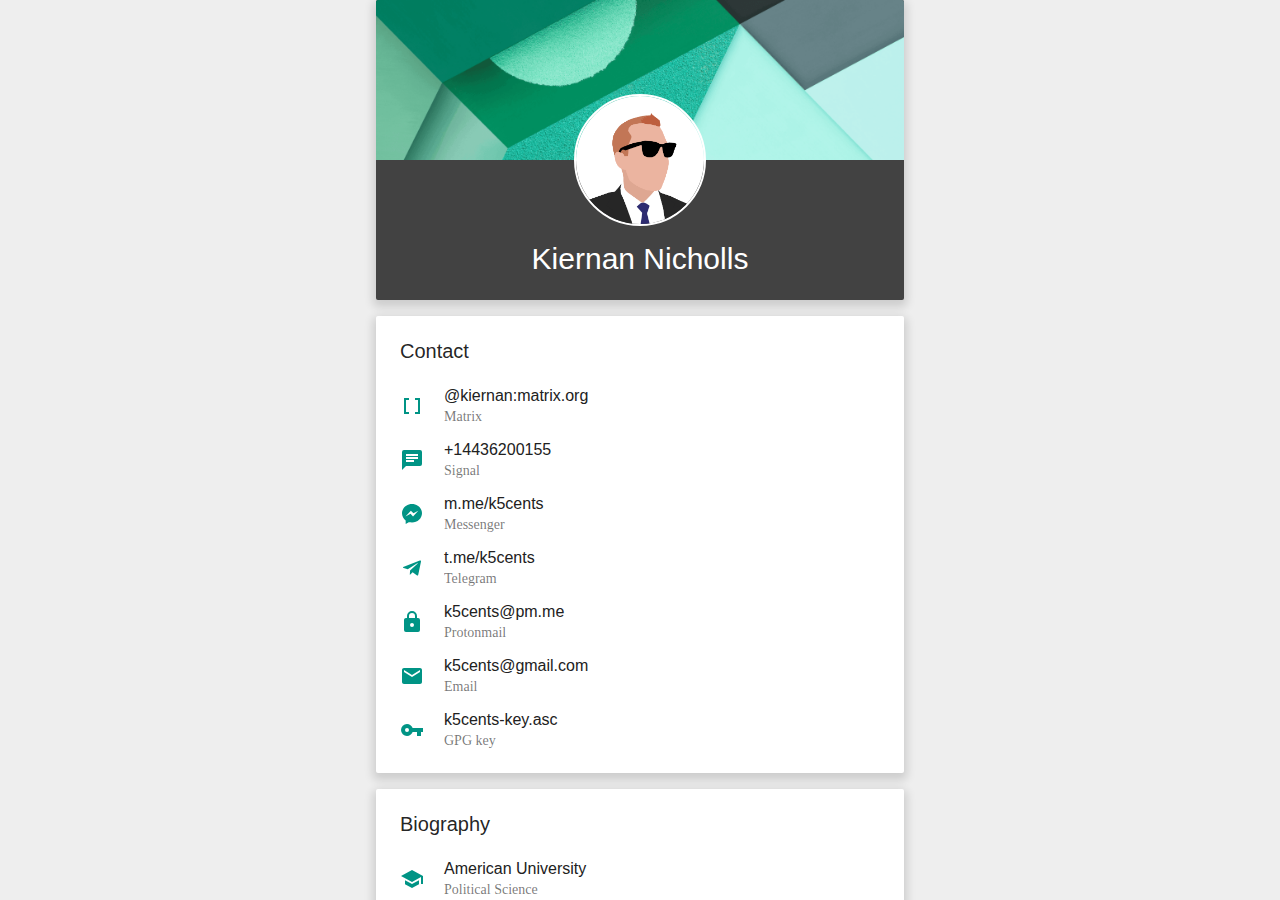
<file: index.html>
<html lang="en" dir="ltr" data-ink-version="5.2.4"><head>
    <meta name="viewport" content="width=device-width,initial-scale=1,minimum-scale=1,maximum-scale=1,user-scalable=no,minimal-ui">
    <meta name="mobile-web-app-capable" content="yes">
    <meta name="application-name" content="Kiernan Nicholls">
  <style>@keyframes quantumWizBoxInkSpread{0%{-webkit-transform:translate(-50%,-50%) scale(.2);transform:translate(-50%,-50%) scale(.2)}to{-webkit-transform:translate(-50%,-50%) scale(2.2);transform:translate(-50%,-50%) scale(2.2)}}@-webkit-keyframes quantumWizBoxInkSpread{0%{-webkit-transform:translate(-50%,-50%) scale(.2);transform:translate(-50%,-50%) scale(.2)}to{-webkit-transform:translate(-50%,-50%) scale(2.2);transform:translate(-50%,-50%) scale(2.2)}}@keyframes quantumWizIconFocusPulse{0%{-webkit-transform:translate(-50%,-50%) scale(1.5);transform:translate(-50%,-50%) scale(1.5);opacity:0}to{-webkit-transform:translate(-50%,-50%) scale(2);transform:translate(-50%,-50%) scale(2);opacity:1}}@-webkit-keyframes quantumWizIconFocusPulse{0%{-webkit-transform:translate(-50%,-50%) scale(1.5);transform:translate(-50%,-50%) scale(1.5);opacity:0}to{-webkit-transform:translate(-50%,-50%) scale(2);transform:translate(-50%,-50%) scale(2);opacity:1}}@keyframes quantumWizRadialInkSpread{0%{-webkit-transform:scale(1.5);transform:scale(1.5);opacity:0}to{-webkit-transform:scale(2.5);transform:scale(2.5);opacity:1}}@-webkit-keyframes quantumWizRadialInkSpread{0%{-webkit-transform:scale(1.5);transform:scale(1.5);opacity:0}to{-webkit-transform:scale(2.5);transform:scale(2.5);opacity:1}}@keyframes quantumWizRadialInkFocusPulse{0%{-webkit-transform:scale(2);transform:scale(2);opacity:0}to{-webkit-transform:scale(2.5);transform:scale(2.5);opacity:1}}@-webkit-keyframes quantumWizRadialInkFocusPulse{0%{-webkit-transform:scale(2);transform:scale(2);opacity:0}to{-webkit-transform:scale(2.5);transform:scale(2.5);opacity:1}}
    .eejsDc{overflow-y:auto;-webkit-overflow-scrolling:touch}
    .k5MVbc{height:52px;width:100%}
    .Jvazdb{overflow-y:hidden;background:#eee;position:absolute;bottom:0;left:0;right:0;top:0}
    .zP0lT{display:none}html{height:100%;overflow:hidden}body{height:100%;overflow:hidden;-webkit-font-smoothing:antialiased;color:#212121;font-family:Roboto,RobotoDraft,Helvetica,Arial,sans-serif;margin:0;-webkit-text-size-adjust:100%;text-size-adjust:100%}textarea{font-family:Roboto,RobotoDraft,Helvetica,Arial,sans-serif}button{outline:none}a{text-decoration:none;color:#212121}img{border:none}*{-webkit-tap-highlight-color:transparent}#apps-debug-tracers{display:none}
    .JZUAbb{position:absolute;display:block;left:0;right:0;top:0;bottom:0;width:100%;height:auto;margin:auto}
    .Rgr1Jc{background-color:#424242;-webkit-border-radius:2px;border-radius:2px;-webkit-box-shadow:0 4px 10px 3px rgba(0,0,0,0.14);box-shadow:0 4px 10px 3px rgba(0,0,0,0.14);color:#fff;margin:0;outline:none;padding-bottom:24px;text-align:center}
    .XGrszf{border-top-left-radius:2px;border-top-right-radius:2px;max-height:160px;overflow-y:hidden;position:relative}
    .JvYz0{height:66px}
    .NkN0Fc{border:2px solid #fff;-webkit-border-radius:50%;border-radius:50%;display:inline-block;height:128px;-webkit-transform:translateY(-50%);transform:translateY(-50%);width:128px}
    .qsScTb{font:500 30px Roboto,RobotoDraft,Helvetica,Arial,sans-serif;font-weight:400;margin-top:16px;padding:0 16px;overflow:hidden;text-overflow:ellipsis;white-space:nowrap}
    .XVzU0b{height:16px;width:16px}
    .jmOUCb{background-color:#fff;-webkit-border-radius:2px;border-radius:2px;-webkit-box-shadow:0 4px 10px 3px rgba(0,0,0,0.14);box-shadow:0 4px 10px 3px rgba(0,0,0,0.14);margin:16px 0;padding:24px;position:relative;opacity:0;-webkit-transform:translateY(250px);transform:translateY(250px)}
    .FPE87d{margin-top:24px}
    .o30VSc{color:rgba(0,0,0,0.87);font:500 20px Roboto,RobotoDraft,Helvetica,Arial,sans-serif}
    .uqKsgd{margin-top:16px}
    .BgK4Ef{display:-webkit-box;display:-moz-box;display:-webkit-flex;display:-ms-flexbox;display:flex;font:400 16px Roboto,RobotoDraft,Helvetica,Arial,sans-serif;margin-top:16px}
    .T0a1N{margin:auto 0 auto auto;opacity:0;padding-left:16px}
    .Jo4rff{color:#757575;margin:auto 20px auto 0}
    .Y5upsc{color:rgba(0,0,0,0.54);display:block;font:400 14px Roboto;margin-top:4px;text-overflow:ellipsis;overflow:hidden}
    .qP4pPe{display:none;overflow:hidden;-webkit-transition:height .4s ease-out,visibility 0s ease .4s;transition:height .4s ease-out,visibility 0s ease .4s;visibility:hidden}@media (max-width:528px){
    .BF12D{height:56px;margin:0 -16px -16px}}
    .Mytuic{display:inline-block;height:24px;width:24px}
    .J3yWx{fill:#009485}
    .HqF2de{display:-webkit-box;display:-moz-box;display:-webkit-flex;display:-ms-flexbox;display:flex;width:100%;height:100%}
    .fvhRlc{margin:0 auto;position:relative;width:528px;opacity:0}
  </style>
      <title>Kiernan Nicholls</title>
      <link rel="icon" href="/home/images/favicon.png">
   </head>
      <body>
        <c-wiz jsrenderer="cLVvm" class="gLYlfd Jvazdb XUFn6e eejsDc nWGHWc" jslog="7331; 6:115031484444404544701; track:impression" data-rc="US" jsshadow="" jsdata=" oBpl3c;115031484444404544701;9 y3GrPb;115031484444404544701;3 VJa9i;115031484444404544701;16 tCHXjf;115031484444404544701;6 CMRvn;_;7" data-p="%.@.&quot;115031484444404544701&quot;]
         " jscontroller="vGxNm" jsaction="rcuQ6b:npT2md;swayMe:wmgOkb;IBB03b:Zq1hcb;JZCswc:nEN5Yb;RudXue:.CLIENT" data-node-index="0;0" jsmodel="hc6Ubd" data-view-instance-id="/:id/about,/:id/about/,/profile/:id/about,/profile/:id/about/-V0" style="z-index: 1;">
         <div class="kqngbc O1bNWe " jsname="a9kxte">
            <div jsname="qJTHM" class="DAbEod" role="main">
               <content>
                  <c-wiz jsrenderer="xiSSwe" class="HqF2de eejsDc" data-oid="115031484444404544701" jslog="" role="dialog" jsshadow="" jsdata="" data-p="%.@.&quot;115031484444404544701&quot;,[1,2,11,5,9,12,10]
                     ,1]
                     " jscontroller="O6AHLd" jsaction="click:Iy8Ndc; keydown:wcIc4; touchstart:UrsOsc;swayMe:wmgOkb;psB4Wd:btvfAc;rcuQ6b:rcuQ6b;xRhIYd:zSFKlc;" data-node-index="2;0" jsmodel="hc6Ubd BNaL6d">
                     <div class="fvhRlc" jsname="tGN4P" jslog="17764; track:impression" jsaction="click:Iy8Ndc; touchstart:UrsOsc;xRhIYd:zSFKlc;" style="opacity: 1;">
                        <div class="Rgr1Jc" jsname="tJHJj" role="region" jslog="18794; track:impression">
                           <div class="XGrszf" jsname="KPZkec">
                              <div class="E68jgf" style="/*9RlwKJ/Jqp9n5EKEARPANX5d77w*/padding-top: 30.3%"><img class="JZUAbb" src="/home/images/banner.png" height="160" width="528" alt="">
                              </div>
                           </div>
                           <div class="JvYz0"><img src="/home/images/avi.png" class="NkN0Fc" jsname="SRZeM"></div>
                           <div class="qsScTb" jsname="wTPKKc">Kiernan Nicholls</div>
                        </div>
                        <div class="jmOUCb X1PIM" jsname="WsjYwc" role="region" aria-label="Contact" jslog="18795; track:impression" jscontroller="jVSpvc" jsaction="rcuQ6b:rcuQ6b;swayMe:mhSdVe;JIbuQc:KoToPc(b7Pkmc),YW3t2b(p3AEq),l7UOE(hs1vib)" style="transform: translateY(0px); opacity: 1;">
                           <div role="heading" aria-level="1" class="o30VSc">Contact</div>
                           <div class="FPE87d">
                              <div class="uqKsgd" role="list" jsname="Vv5YZb">
                                 
                                 
                              <div role="listitem" class="BgK4Ef ">
                                    <div class="Jo4rff" aria-label="Messenger">
                                       <div class="Mytuic J3yWx">
                                          <svg width="100%" height="100%" viewBox="0 0 24 24">
                                             <path d="M15,4V6H18V18H15V20H20V4M4,4V20H9V18H6V6H9V4H4Z"></path>
                                          </svg>
                                       </div>
                                    </div>
                                    <div class="mGa2db">
                                       <a href="https://matrix.to/#/@kiernan:matrix.org" class="DOdATc">@kiernan:matrix.org</a>
                                       <a href="https://matrix.to/#/@kiernan:matrix.org" class="Y5upsc" target="_blank">Matrix</a>
                                    </div>
                                 </div><div role="listitem" class="BgK4Ef ">
                                    <div class="Jo4rff" aria-label="Messenger">
                                       <div class="Mytuic J3yWx">
                                          <svg width="100%" height="100%" viewBox="0 0 24 24">
                                             <path d="M20,2H4A2,2 0 0,0 2,4V22L6,18H20A2,2 0 0,0 22,16V4A2,2 0 0,0 20,2M6,9H18V11H6M14,14H6V12H14M18,8H6V6H18"></path>
                                          </svg>
                                       </div>
                                    </div>
                                    <div class="mGa2db">
                                       <a class="DOdATc">+14436200155</a>
                                       <a href="https://signal.org" class="Y5upsc" target="_blank">Signal</a>
                                    </div>
                                 </div><div role="listitem" class="BgK4Ef ">
                                    <div class="Jo4rff" aria-label="Messenger">
                                       <div class="Mytuic J3yWx">
                                          <svg width="100%" height="100%" viewBox="0 0 24 24">
                                             <path d="M12,2C6.5,2 2,6.14 2,11.25C2,14.13 3.42,16.7 5.65,18.4L5.71,22L9.16,20.12L9.13,20.11C10.04,20.36 11,20.5 12,20.5C17.5,20.5 22,16.36 22,11.25C22,6.14 17.5,2 12,2M13.03,14.41L10.54,11.78L5.5,14.41L10.88,8.78L13.46,11.25L18.31,8.78L13.03,14.41Z"></path>
                                          </svg>
                                       </div>
                                    </div>
                                    <div class="mGa2db">
                                       <a class="DOdATc" href="https://m.me/k5cents">m.me/k5cents</a>
                                       <a href="https://m.me/k5cents" class="Y5upsc" target="_blank">Messenger</a>
                                    </div>
                                 </div>
                              <div role="listitem" class="BgK4Ef ">
                                    <div class="Jo4rff" aria-label="Messenger">
                                       <div class="Mytuic J3yWx">
                                          <svg width="100%" height="100%" viewBox="0 0 24 24">
                                             <path d="M9.78,18.65L10.06,14.42L17.74,7.5C18.08,7.19 17.67,7.04 17.22,7.31L7.74,13.3L3.64,12C2.76,11.75 2.75,11.14 3.84,10.7L19.81,4.54C20.54,4.21 21.24,4.72 20.96,5.84L18.24,18.65C18.05,19.56 17.5,19.78 16.74,19.36L12.6,16.3L10.61,18.23C10.38,18.46 10.19,18.65 9.78,18.65Z"></path>
                                          </svg>
                                       </div>
                                    </div>
                                    <div class="mGa2db">
                                       <a class="DOdATc" href="https://t.me/k5cents">t.me/k5cents</a>
                                       <a href="https://t.me/k5cents" class="Y5upsc" target="_blank">Telegram</a>
                                    </div>
                                 </div><div role="listitem" class="BgK4Ef ">
                                    <div class="Jo4rff" aria-label="Email">
                                       <div class="Mytuic J3yWx">
                                          <svg width="100%" height="100%" viewBox="0 0 24 24">
                                             <path d="M12,17A2,2 0 0,0 14,15C14,13.89 13.1,13 12,13A2,2 0 0,0 10,15A2,2 0 0,0 12,17M18,8A2,2 0 0,1 20,10V20A2,2 0 0,1 18,22H6A2,2 0 0,1 4,20V10C4,8.89 4.9,8 6,8H7V6A5,5 0 0,1 12,1A5,5 0 0,1 17,6V8H18M12,3A3,3 0 0,0 9,6V8H15V6A3,3 0 0,0 12,3Z"></path>
                                          </svg>
                                       </div>
                                    </div>
                                    <div class="mGa2db">
                                       <a class="DOdATc" href="mailto:k5cents@protonmail.com" target="_blank">k5cents@pm.me</a>
                                       <a class="Y5upsc" href="mailto:k5cents@protonmail.com" target="_blank">Protonmail</a>
                                    </div>
                                    <div class="T0a1N"></div>
                                 </div><div role="listitem" class="BgK4Ef ">
                                    <div class="Jo4rff" aria-label="Email">
                                       <div class="Mytuic J3yWx">
                                          <svg width="100%" height="100%" viewBox="0 0 24 24">
                                             <path d="M20 4H4c-1.1 0-1.99.9-1.99 2L2 18c0 1.1.9 2 2 2h16c1.1 0 2-.9 2-2V6c0-1.1-.9-2-2-2zm0 4l-8 5-8-5V6l8 5 8-5v2z"></path>
                                          </svg>
                                       </div>
                                    </div>
                                    <div class="mGa2db">
                                       <a class="DOdATc" href="mailto:k5cents@gmail.com" target="_blank">k5cents@gmail.com</a>
                                       <a class="Y5upsc" href="mailto:k5cents@gmail.com" target="_blank">Email</a>
                                    </div>
                                    <div class="T0a1N"></div>
                                 </div><div role="listitem" class="BgK4Ef ">
                              <div class="Jo4rff" aria-label="Email Secure">
                                 <div class="Mytuic J3yWx">
                                    <svg width="100%" height="100%" viewBox="0 0 24 24">
                                       <path d="M7,14A2,2 0 0,1 5,12A2,2 0 0,1 7,10A2,2 0 0,1 9,12A2,2 0 0,1 7,14M12.65,10C11.83,7.67 9.61,6 7,6A6,6 0 0,0 1,12A6,6 0 0,0 7,18C9.61,18 11.83,16.33 12.65,14H17V18H21V14H23V10H12.65Z"></path>
                                    </svg>
                                 </div>
                              </div>
                              <div class="mGa2db"><a class="DOdATc" target="_blank" href="https://raw.githubusercontent.com/k5cents/k5cents.github.io/master/k5cents-key.asc">k5cents-key.asc</a><a href="https://raw.githubusercontent.com/k5cents/k5cents.github.io/master/k5cents-key.asc" class="Y5upsc">GPG key</a></div>
                           </div></div>
                           </div>
                        </div>
                        <div class="jmOUCb kS2wne" jsname="WsjYwc" role="region" aria-label="Places" jslog="18806; track:impression" jscontroller="jVSpvc" jsaction="rcuQ6b:rcuQ6b;swayMe:mhSdVe;JIbuQc:KoToPc(b7Pkmc),YW3t2b(p3AEq),l7UOE(hs1vib)" style="transform: translateY(0px); opacity: 1;">
                           <div role="heading" aria-level="1" class="o30VSc">Biography</div>
                           <div class="FPE87d">
                              <div class="uqKsgd" role="list" jsname="Vv5YZb">
                                 <div role="listitem" class="BgK4Ef ">
                                    <div class="Jo4rff" aria-label="Snapchat">
                                       <div class="Mytuic J3yWx">
                                          <svg width="100%" height="100%" viewBox="0 0 24 24">
                                             <path d="M12,3L1,9L12,15L21,10.09V17H23V9M5,13.18V17.18L12,21L19,17.18V13.18L12,17L5,13.18Z"></path>
                                          </svg>
                                       </div>
                                    </div>
                                    <div class="mGa2db"><a class="DOdATc" href="https://www.american.edu/" target="_blank">American University</a><a href="https://www.american.edu/spa/ma-pols/" class="Y5upsc">Political Science</a>
                                    </div>
                                 </div>
                              <div role="listitem" class="BgK4Ef ">
                                    <div class="Jo4rff" aria-label="Snapchat">
                                       <div class="Mytuic J3yWx">
                                          <svg width="100%" height="100%" viewBox="0 0 24 24">
                                             <path d="M10,2H14A2,2 0 0,1 16,4V6H20A2,2 0 0,1 22,8V19A2,2 0 0,1 20,21H4C2.89,21 2,20.1 2,19V8C2,6.89 2.89,6 4,6H8V4C8,2.89 8.89,2 10,2M14,6V4H10V6H14Z"></path>
                                          </svg>
                                       </div>
                                    </div>
                                    <div class="mGa2db"><a class="DOdATc" href="https://www.american.edu/" target="_blank">United States Senate</a><a href="https://www.american.edu/spa/ma-pols/" class="Y5upsc">Intern</a>
                                    </div>
                                 </div><div role="listitem" class="BgK4Ef ">
                                    <div class="Jo4rff" aria-label="Snapchat">
                                       <div class="Mytuic J3yWx">
                                          <svg width="100%" height="100%" viewBox="0 0 24 24">
                                             <path d="M12,11.5A2.5,2.5 0 0,1 9.5,9A2.5,2.5 0 0,1 12,6.5A2.5,2.5 0 0,1 14.5,9A2.5,2.5 0 0,1 12,11.5M12,2A7,7 0 0,0 5,9C5,14.25 12,22 12,22C12,22 19,14.25 19,9A7,7 0 0,0 12,2Z"></path>
                                          </svg>
                                       </div>
                                    </div>
                                    <div class="mGa2db"><a class="DOdATc" href="https://goo.gl/maps/DqkUS5xz7gM2" target="_blank">Washington, DC</a><a href="https://goo.gl/maps/DqkUS5xz7gM2" class="Y5upsc">Residence</a>
                                    </div>
                                 </div><div role="listitem" class="BgK4Ef ">
                                    <div class="Jo4rff" aria-label="Baby">
                                       <div class="Mytuic J3yWx">
                                          <svg width="100%" height="100%" viewBox="0 0 24 24">
                                             <path d="M18.5,4A2.5,2.5 0 0,1 21,6.5A2.5,2.5 0 0,1 18.5,9A2.5,2.5 0 0,1 16,6.5A2.5,2.5 0 0,1 18.5,4M4.5,20A1.5,1.5 0 0,1 3,18.5A1.5,1.5 0 0,1 4.5,17H11.5A1.5,1.5 0 0,1 13,18.5A1.5,1.5 0 0,1 11.5,20H4.5M16.09,19L14.69,15H11L6.75,10.75C6.75,10.75 9,8.25 12.5,8.25C15.5,8.25 15.85,9.25 16.06,9.87L18.92,18C19.2,18.78 18.78,19.64 18,19.92C17.22,20.19 16.36,19.78 16.09,19Z"></path>
                                          </svg>
                                       </div>
                                    </div>
                                    <div class="mGa2db"><a class="DOdATc" href="https://goo.gl/maps/X5mkX71Uuv12" target="_blank">Morrisville, VT</a><a href="https://goo.gl/maps/X5mkX71Uuv12" class="Y5upsc">Birthplace</a>
                                    </div>
                                 </div>
                              </div>
                           </div>
                        </div><div class="jmOUCb xQxIpc sMVRZe" jsname="WsjYwc" role="region" aria-label="Links" jslog="18802; track:impression" jscontroller="jVSpvc" jsaction="rcuQ6b:rcuQ6b;swayMe:mhSdVe;JIbuQc:KoToPc(b7Pkmc),YW3t2b(p3AEq),l7UOE(hs1vib)" style="transform: translateY(0px); opacity: 1;">
                           <div role="heading" aria-level="1" class="o30VSc">Profiles</div>
                           <div class="FPE87d">
                              <div class="uqKsgd" role="list" jsname="Vv5YZb">
                                 
                                 
                                 
                                 <div role="listitem" class="BgK4Ef ">
                                    <div class="Jo4rff" aria-label="Reddit">
                                       <div class="Mytuic J3yWx">
                                          <svg width="100%" height="100%" viewBox="0 0 24 24">
                                             <path d="M9,22A1,1 0 0,1 8,21V18H4A2,2 0 0,1 2,16V4C2,2.89 2.9,2 4,2H20A2,2 0 0,1 22,4V16A2,2 0 0,1 20,18H13.9L10.2,21.71C10,21.9 9.75,22 9.5,22V22H9Z"></path>
                                          </svg>
                                       </div>
                                    </div>
                                    <div class="mGa2db"><a class="DOdATc" href="https://twitter.com/k5cents" target="_blank">Twitter</a><a href="https://twitter.com/k5cents" class="Y5upsc" target="_blank">twitter.com/k5cents</a></div>
                                 </div><div role="listitem" class="BgK4Ef ">
                                    <div class="Jo4rff" aria-label="Reddit">
                                       <div class="Mytuic J3yWx">
                                          <svg width="100%" height="100%" viewBox="0 0 24 24">
                                             <path d="M8,3A2,2 0 0,0 6,5V9A2,2 0 0,1 4,11H3V13H4A2,2 0 0,1 6,15V19A2,2 0 0,0 8,21H10V19H8V14A2,2 0 0,0 6,12A2,2 0 0,0 8,10V5H10V3M16,3A2,2 0 0,1 18,5V9A2,2 0 0,0 20,11H21V13H20A2,2 0 0,0 18,15V19A2,2 0 0,1 16,21H14V19H16V14A2,2 0 0,1 18,12A2,2 0 0,1 16,10V5H14V3H16Z"></path>
                                          </svg>
                                       </div>
                                    </div>
                                    <div class="mGa2db"><a class="DOdATc" href="https://github.com/k5cents/" target="_blank">Github</a><a href="https://github.com/k5cents/" class="Y5upsc" target="_blank">github.com/k5cents</a></div>
                                 </div><div role="listitem" class="BgK4Ef ">
                                    <div class="Jo4rff" aria-label="Reddit">
                                       <div class="Mytuic J3yWx">
                                          <svg width="100%" height="100%" viewBox="0 0 24 24">
                                             <path d="M8.5,13.5L11,16.5L14.5,12L19,18H5M21,19V5C21,3.89 20.1,3 19,3H5A2,2 0 0,0 3,5V19A2,2 0 0,0 5,21H19A2,2 0 0,0 21,19Z"></path>
                                          </svg>
                                       </div>
                                    </div>
                                    <div class="mGa2db"><a class="DOdATc" href="https://www.instagram.com/kj5cents/" target="_blank">Instagram</a><a href="https://www.instagram.com/kj5cents/" class="Y5upsc" target="_blank">instagram.com/k5cents</a></div>
                                 </div><div role="listitem" class="BgK4Ef ">
                                    <div class="Jo4rff" aria-label="Spotify">
                                       <div class="Mytuic J3yWx">
                                          <svg width="100%" height="100%" viewBox="0 0 24 24">
                                             <path d="M16,9H13V14.5A2.5,2.5 0 0,1 10.5,17A2.5,2.5 0 0,1 8,14.5A2.5,2.5 0 0,1 10.5,12C11.07,12 11.58,12.19 12,12.5V7H16M19,3H5A2,2 0 0,0 3,5V19A2,2 0 0,0 5,21H19A2,2 0 0,0 21,19V5A2,2 0 0,0 19,3Z"></path>
                                          </svg>
                                       </div>
                                    </div>
                                    <div class="mGa2db"><a class="DOdATc" href="https://play.spotify.com/user/1299022109" target="_blank">Spotify</a><a href="https://play.spotify.com/user/1299022109" target="_blank" class="Y5upsc">spotify.com/user/k5cents</a></div>
                                 </div>
                                 
                                 <div role="listitem" class="BgK4Ef ">
                                    <div class="Jo4rff" aria-label="Xbox">
                                       <div class="Mytuic J3yWx">
                                          <svg width="100%" height="100%" viewBox="0 0 24 24">
                                             <path d="M16.5,9L13.5,12L16.5,15H22V9M9,16.5V22H15V16.5L12,13.5M7.5,9H2V15H7.5L10.5,12M15,7.5V2H9V7.5L12,10.5L15,7.5Z"></path>
                                          </svg>
                                       </div>
                                    </div>
                                    <div class="mGa2db"><a class="DOdATc" href="https://account.xbox.com/en-us/Profile?Gamertag=K5cents" target="_blank">Xbox</a><a href="https://account.xbox.com/en-us/Profile?Gamertag=K5cents" class="Y5upsc">xbox.com/gamertag=k5cents</a></div>
                                 </div><div role="listitem" class="BgK4Ef ">
                                    <div class="Jo4rff" aria-label="Reddit">
                                       <div class="Mytuic J3yWx">
                                          <svg width="100%" height="100%" viewBox="0 0 24 24">
                                             <path d="M5,14L8.5,9.5L11,12.5L14.5,8L19,14M20,2H4A2,2 0 0,0 2,4V22L6,18H20A2,2 0 0,0 22,16V4C22,2.89 21.1,2 20,2Z"></path>
                                          </svg>
                                       </div>
                                    </div>
                                    <div class="mGa2db"><a class="DOdATc" href="https://www.snapchat.com/add/k5cents" target="_blank">Snapchat</a><a href="https://www.snapchat.com/add/k5cents" class="Y5upsc">snapchat.com/add/k5cents</a></div>
                                 </div>
                                 
                              <div role="listitem" class="BgK4Ef ">
                                    <div class="Jo4rff" aria-label="Xbox">
                                       <div class="Mytuic J3yWx">
                                          <svg width="100%" height="100%" viewBox="0 0 24 24">
                                             <path d="M13.5,8H12V13L16.28,15.54L17,14.33L13.5,12.25V8M13,3A9,9 0 0,0 4,12H1L4.96,16.03L9,12H6A7,7 0 0,1 13,5A7,7 0 0,1 20,12A7,7 0 0,1 13,19C11.07,19 9.32,18.21 8.06,16.94L6.64,18.36C8.27,20 10.5,21 13,21A9,9 0 0,0 22,12A9,9 0 0,0 13,3"></path>
                                          </svg>
                                       </div>
                                    </div>
                                    <div class="mGa2db"><a class="DOdATc" href="https://www.linkedin.com/in/k5cents/" target="_blank">LinkedIn</a><a href="https://www.linkedin.com/in/k5cents/" class="Y5upsc">xbox.com/gamertag=k5cents</a></div>
                                 </div><div role="listitem" class="BgK4Ef ">
                                    <div class="Jo4rff" aria-label="Reddit">
                                       <div class="Mytuic J3yWx">
                                          <svg width="100%" height="100%" viewBox="0 0 24 24">
                                             <path d="M17,12V3A1,1 0 0,0 16,2H3A1,1 0 0,0 2,3V17L6,13H16A1,1 0 0,0 17,12M21,6H19V15H6V17A1,1 0 0,0 7,18H18L22,22V7A1,1 0 0,0 21,6Z"></path>
                                          </svg>
                                       </div>
                                    </div>
                                    <div class="mGa2db"><a class="DOdATc" href="https://reddit.com/user/k5cents" target="_blank">Reddit</a><a href="https://reddit.com/user/k5cents" class="Y5upsc" target="_blank">reddit.com/user/k5cents</a></div>
                                 </div></div>
                           </div>
                        </div>
                        
                        <div class="jmOUCb X1PIM" jsname="WsjYwc" role="region" aria-label="Contact" jslog="18795; track:impression" jscontroller="jVSpvc" jsaction="rcuQ6b:rcuQ6b;swayMe:mhSdVe;JIbuQc:KoToPc(b7Pkmc),YW3t2b(p3AEq),l7UOE(hs1vib)" style="transform: translateY(0px); opacity: 1;">
                           <div role="heading" aria-level="1" class="o30VSc">Cryptocurrency</div><div role="listitem" class="BgK4Ef ">
                              <div class="Jo4rff" aria-label="Lock">
                                 <div class="Mytuic J3yWx">
                                    <svg width="100%" height="100%" viewBox="0 0 24 24">
                                       <path d="M12,2A10,10 0 0,1 22,12A10,10 0 0,1 12,22A10,10 0 0,1 2,12A10,10 0 0,1 12,2M12,4A8,8 0 0,0 4,12A8,8 0 0,0 12,20A8,8 0 0,0 20,12A8,8 0 0,0 12,4M11,17V16H9V14H13V13H10A1,1 0 0,1 9,12V9A1,1 0 0,1 10,8H11V7H13V8H15V10H11V11H14A1,1 0 0,1 15,12V15A1,1 0 0,1 14,16H13V17H11Z"></path>
                                    </svg>
                                 </div>
                              </div>
                              <div class="mGa2db"><a class="DOdATc" target="_blank">Coinbase Referal</a><a href="https://www.coinbase.com/join/52e5566ad6fa6e8104000051" class="Y5upsc">52e5566ad6fa6e8104000051</a></div>
                           </div><div role="listitem" class="BgK4Ef ">
                              <div class="Jo4rff" aria-label="Lock">
                                 <div class="Mytuic J3yWx">
                                    <svg width="100%" height="100%" viewBox="0 0 24 24">
                                       <path d="M21,18V19A2,2 0 0,1 19,21H5C3.89,21 3,20.1 3,19V5A2,2 0 0,1 5,3H19A2,2 0 0,1 21,5V6H12C10.89,6 10,6.9 10,8V16A2,2 0 0,0 12,18M12,16H22V8H12M16,13.5A1.5,1.5 0 0,1 14.5,12A1.5,1.5 0 0,1 16,10.5A1.5,1.5 0 0,1 17.5,12A1.5,1.5 0 0,1 16,13.5Z"></path>
                                    </svg>
                                 </div>
                              </div>
                              <div class="mGa2db"><a class="DOdATc" target="_blank">Bitcoin</a><a href="bitcoin:3FMXYyyJ21SSNXsMCb4GLM41vo2KGzY4FQ" class="Y5upsc">3FMXYyyJ21SSNXsMCb4GLM41vo2KGzY4FQ</a></div>
                           </div>
                           <div class="FPE87d">
                              <center>
                                <img src="[data-uri]%0D%0ASUMgIi0vL1czQy8vRFREIFNWRyAxLjEvL0VOIiAiaHR0cDovL3d3dy53My5vcmcvR3JhcGhpY3Mv%0D%0AU1ZHLzEuMS9EVEQvc3ZnMTEuZHRkIj4KPHN2ZyB4bWxucz0iaHR0cDovL3d3dy53My5vcmcvMjAw%0D%0AMC9zdmciIHZlcnNpb249IjEuMSIgdmlld0JveD0iMCAwIDM3IDM3IiBzdHJva2U9Im5vbmUiPgoJ%0D%0APHJlY3Qgd2lkdGg9IjEwMCUiIGhlaWdodD0iMTAwJSIgZmlsbD0iI0ZGRkZGRiIvPgoJPHBhdGgg%0D%0AZD0iTTQsNGgxdjFoLTF6IE01LDRoMXYxaC0xeiBNNiw0aDF2MWgtMXogTTcsNGgxdjFoLTF6IE04%0D%0ALDRoMXYxaC0xeiBNOSw0aDF2MWgtMXogTTEwLDRoMXYxaC0xeiBNMTIsNGgxdjFoLTF6IE0xNyw0%0D%0AaDF2MWgtMXogTTE5LDRoMXYxaC0xeiBNMjIsNGgxdjFoLTF6IE0yNiw0aDF2MWgtMXogTTI3LDRo%0D%0AMXYxaC0xeiBNMjgsNGgxdjFoLTF6IE0yOSw0aDF2MWgtMXogTTMwLDRoMXYxaC0xeiBNMzEsNGgx%0D%0AdjFoLTF6IE0zMiw0aDF2MWgtMXogTTQsNWgxdjFoLTF6IE0xMCw1aDF2MWgtMXogTTEyLDVoMXYx%0D%0AaC0xeiBNMTQsNWgxdjFoLTF6IE0xNSw1aDF2MWgtMXogTTE2LDVoMXYxaC0xeiBNMTgsNWgxdjFo%0D%0ALTF6IE0yMCw1aDF2MWgtMXogTTIxLDVoMXYxaC0xeiBNMjMsNWgxdjFoLTF6IE0yNiw1aDF2MWgt%0D%0AMXogTTMyLDVoMXYxaC0xeiBNNCw2aDF2MWgtMXogTTYsNmgxdjFoLTF6IE03LDZoMXYxaC0xeiBN%0D%0AOCw2aDF2MWgtMXogTTEwLDZoMXYxaC0xeiBNMTIsNmgxdjFoLTF6IE0xNSw2aDF2MWgtMXogTTE3%0D%0ALDZoMXYxaC0xeiBNMTgsNmgxdjFoLTF6IE0yMCw2aDF2MWgtMXogTTIyLDZoMXYxaC0xeiBNMjMs%0D%0ANmgxdjFoLTF6IE0yNiw2aDF2MWgtMXogTTI4LDZoMXYxaC0xeiBNMjksNmgxdjFoLTF6IE0zMCw2%0D%0AaDF2MWgtMXogTTMyLDZoMXYxaC0xeiBNNCw3aDF2MWgtMXogTTYsN2gxdjFoLTF6IE03LDdoMXYx%0D%0AaC0xeiBNOCw3aDF2MWgtMXogTTEwLDdoMXYxaC0xeiBNMTUsN2gxdjFoLTF6IE0xNiw3aDF2MWgt%0D%0AMXogTTE3LDdoMXYxaC0xeiBNMTksN2gxdjFoLTF6IE0yMCw3aDF2MWgtMXogTTI0LDdoMXYxaC0x%0D%0AeiBNMjYsN2gxdjFoLTF6IE0yOCw3aDF2MWgtMXogTTI5LDdoMXYxaC0xeiBNMzAsN2gxdjFoLTF6%0D%0AIE0zMiw3aDF2MWgtMXogTTQsOGgxdjFoLTF6IE02LDhoMXYxaC0xeiBNNyw4aDF2MWgtMXogTTgs%0D%0AOGgxdjFoLTF6IE0xMCw4aDF2MWgtMXogTTEyLDhoMXYxaC0xeiBNMTMsOGgxdjFoLTF6IE0xNCw4%0D%0AaDF2MWgtMXogTTE2LDhoMXYxaC0xeiBNMTgsOGgxdjFoLTF6IE0xOSw4aDF2MWgtMXogTTIwLDho%0D%0AMXYxaC0xeiBNMjIsOGgxdjFoLTF6IE0yMyw4aDF2MWgtMXogTTI2LDhoMXYxaC0xeiBNMjgsOGgx%0D%0AdjFoLTF6IE0yOSw4aDF2MWgtMXogTTMwLDhoMXYxaC0xeiBNMzIsOGgxdjFoLTF6IE00LDloMXYx%0D%0AaC0xeiBNMTAsOWgxdjFoLTF6IE0xNiw5aDF2MWgtMXogTTE3LDloMXYxaC0xeiBNMjAsOWgxdjFo%0D%0ALTF6IE0yMSw5aDF2MWgtMXogTTI0LDloMXYxaC0xeiBNMjYsOWgxdjFoLTF6IE0zMiw5aDF2MWgt%0D%0AMXogTTQsMTBoMXYxaC0xeiBNNSwxMGgxdjFoLTF6IE02LDEwaDF2MWgtMXogTTcsMTBoMXYxaC0x%0D%0AeiBNOCwxMGgxdjFoLTF6IE05LDEwaDF2MWgtMXogTTEwLDEwaDF2MWgtMXogTTEyLDEwaDF2MWgt%0D%0AMXogTTE0LDEwaDF2MWgtMXogTTE2LDEwaDF2MWgtMXogTTE4LDEwaDF2MWgtMXogTTIwLDEwaDF2%0D%0AMWgtMXogTTIyLDEwaDF2MWgtMXogTTI0LDEwaDF2MWgtMXogTTI2LDEwaDF2MWgtMXogTTI3LDEw%0D%0AaDF2MWgtMXogTTI4LDEwaDF2MWgtMXogTTI5LDEwaDF2MWgtMXogTTMwLDEwaDF2MWgtMXogTTMx%0D%0ALDEwaDF2MWgtMXogTTMyLDEwaDF2MWgtMXogTTEzLDExaDF2MWgtMXogTTE0LDExaDF2MWgtMXog%0D%0ATTE1LDExaDF2MWgtMXogTTE3LDExaDF2MWgtMXogTTE4LDExaDF2MWgtMXogTTE5LDExaDF2MWgt%0D%0AMXogTTIyLDExaDF2MWgtMXogTTIzLDExaDF2MWgtMXogTTQsMTJoMXYxaC0xeiBNNywxMmgxdjFo%0D%0ALTF6IE04LDEyaDF2MWgtMXogTTksMTJoMXYxaC0xeiBNMTAsMTJoMXYxaC0xeiBNMTEsMTJoMXYx%0D%0AaC0xeiBNMTIsMTJoMXYxaC0xeiBNMTMsMTJoMXYxaC0xeiBNMTQsMTJoMXYxaC0xeiBNMTYsMTJo%0D%0AMXYxaC0xeiBNMTgsMTJoMXYxaC0xeiBNMTksMTJoMXYxaC0xeiBNMjAsMTJoMXYxaC0xeiBNMjEs%0D%0AMTJoMXYxaC0xeiBNMjUsMTJoMXYxaC0xeiBNMjgsMTJoMXYxaC0xeiBNMzAsMTJoMXYxaC0xeiBN%0D%0AMzEsMTJoMXYxaC0xeiBNMzIsMTJoMXYxaC0xeiBNNCwxM2gxdjFoLTF6IE03LDEzaDF2MWgtMXog%0D%0ATTksMTNoMXYxaC0xeiBNMTEsMTNoMXYxaC0xeiBNMTMsMTNoMXYxaC0xeiBNMTYsMTNoMXYxaC0x%0D%0AeiBNMTcsMTNoMXYxaC0xeiBNMTksMTNoMXYxaC0xeiBNMjYsMTNoMXYxaC0xeiBNMjcsMTNoMXYx%0D%0AaC0xeiBNMjgsMTNoMXYxaC0xeiBNMzAsMTNoMXYxaC0xeiBNNCwxNGgxdjFoLTF6IE04LDE0aDF2%0D%0AMWgtMXogTTksMTRoMXYxaC0xeiBNMTAsMTRoMXYxaC0xeiBNMTEsMTRoMXYxaC0xeiBNMTIsMTRo%0D%0AMXYxaC0xeiBNMTMsMTRoMXYxaC0xeiBNMTYsMTRoMXYxaC0xeiBNMTgsMTRoMXYxaC0xeiBNMTks%0D%0AMTRoMXYxaC0xeiBNMjgsMTRoMXYxaC0xeiBNMjksMTRoMXYxaC0xeiBNNCwxNWgxdjFoLTF6IE01%0D%0ALDE1aDF2MWgtMXogTTYsMTVoMXYxaC0xeiBNNywxNWgxdjFoLTF6IE05LDE1aDF2MWgtMXogTTE5%0D%0ALDE1aDF2MWgtMXogTTIxLDE1aDF2MWgtMXogTTIyLDE1aDF2MWgtMXogTTI2LDE1aDF2MWgtMXog%0D%0ATTI3LDE1aDF2MWgtMXogTTI5LDE1aDF2MWgtMXogTTMyLDE1aDF2MWgtMXogTTUsMTZoMXYxaC0x%0D%0AeiBNNiwxNmgxdjFoLTF6IE04LDE2aDF2MWgtMXogTTEwLDE2aDF2MWgtMXogTTE0LDE2aDF2MWgt%0D%0AMXogTTE2LDE2aDF2MWgtMXogTTE5LDE2aDF2MWgtMXogTTIxLDE2aDF2MWgtMXogTTIzLDE2aDF2%0D%0AMWgtMXogTTI2LDE2aDF2MWgtMXogTTI3LDE2aDF2MWgtMXogTTI5LDE2aDF2MWgtMXogTTMyLDE2%0D%0AaDF2MWgtMXogTTQsMTdoMXYxaC0xeiBNNSwxN2gxdjFoLTF6IE03LDE3aDF2MWgtMXogTTgsMTdo%0D%0AMXYxaC0xeiBNMTIsMTdoMXYxaC0xeiBNMTMsMTdoMXYxaC0xeiBNMTQsMTdoMXYxaC0xeiBNMTUs%0D%0AMTdoMXYxaC0xeiBNMTcsMTdoMXYxaC0xeiBNMTgsMTdoMXYxaC0xeiBNMjAsMTdoMXYxaC0xeiBN%0D%0AMjIsMTdoMXYxaC0xeiBNMjMsMTdoMXYxaC0xeiBNMjcsMTdoMXYxaC0xeiBNMjgsMTdoMXYxaC0x%0D%0AeiBNMzEsMTdoMXYxaC0xeiBNMzIsMTdoMXYxaC0xeiBNNywxOGgxdjFoLTF6IE04LDE4aDF2MWgt%0D%0AMXogTTEwLDE4aDF2MWgtMXogTTEzLDE4aDF2MWgtMXogTTE1LDE4aDF2MWgtMXogTTE2LDE4aDF2%0D%0AMWgtMXogTTE4LDE4aDF2MWgtMXogTTE5LDE4aDF2MWgtMXogTTIwLDE4aDF2MWgtMXogTTIxLDE4%0D%0AaDF2MWgtMXogTTIzLDE4aDF2MWgtMXogTTI1LDE4aDF2MWgtMXogTTI2LDE4aDF2MWgtMXogTTMw%0D%0ALDE4aDF2MWgtMXogTTMyLDE4aDF2MWgtMXogTTUsMTloMXYxaC0xeiBNOCwxOWgxdjFoLTF6IE05%0D%0ALDE5aDF2MWgtMXogTTExLDE5aDF2MWgtMXogTTEyLDE5aDF2MWgtMXogTTIwLDE5aDF2MWgtMXog%0D%0ATTIzLDE5aDF2MWgtMXogTTI5LDE5aDF2MWgtMXogTTMwLDE5aDF2MWgtMXogTTMxLDE5aDF2MWgt%0D%0AMXogTTMyLDE5aDF2MWgtMXogTTQsMjBoMXYxaC0xeiBNNiwyMGgxdjFoLTF6IE04LDIwaDF2MWgt%0D%0AMXogTTEwLDIwaDF2MWgtMXogTTExLDIwaDF2MWgtMXogTTEzLDIwaDF2MWgtMXogTTE1LDIwaDF2%0D%0AMWgtMXogTTE5LDIwaDF2MWgtMXogTTIwLDIwaDF2MWgtMXogTTIxLDIwaDF2MWgtMXogTTI0LDIw%0D%0AaDF2MWgtMXogTTMxLDIwaDF2MWgtMXogTTMyLDIwaDF2MWgtMXogTTQsMjFoMXYxaC0xeiBNNiwy%0D%0AMWgxdjFoLTF6IE04LDIxaDF2MWgtMXogTTksMjFoMXYxaC0xeiBNMTEsMjFoMXYxaC0xeiBNMTIs%0D%0AMjFoMXYxaC0xeiBNMTMsMjFoMXYxaC0xeiBNMTYsMjFoMXYxaC0xeiBNMTgsMjFoMXYxaC0xeiBN%0D%0AMjEsMjFoMXYxaC0xeiBNMjQsMjFoMXYxaC0xeiBNMjgsMjFoMXYxaC0xeiBNMzAsMjFoMXYxaC0x%0D%0AeiBNNCwyMmgxdjFoLTF6IE01LDIyaDF2MWgtMXogTTcsMjJoMXYxaC0xeiBNOCwyMmgxdjFoLTF6%0D%0AIE05LDIyaDF2MWgtMXogTTEwLDIyaDF2MWgtMXogTTEyLDIyaDF2MWgtMXogTTE0LDIyaDF2MWgt%0D%0AMXogTTE1LDIyaDF2MWgtMXogTTE3LDIyaDF2MWgtMXogTTE4LDIyaDF2MWgtMXogTTE5LDIyaDF2%0D%0AMWgtMXogTTIwLDIyaDF2MWgtMXogTTIzLDIyaDF2MWgtMXogTTI0LDIyaDF2MWgtMXogTTI1LDIy%0D%0AaDF2MWgtMXogTTI2LDIyaDF2MWgtMXogTTMwLDIyaDF2MWgtMXogTTMyLDIyaDF2MWgtMXogTTQs%0D%0AMjNoMXYxaC0xeiBNNSwyM2gxdjFoLTF6IE02LDIzaDF2MWgtMXogTTgsMjNoMXYxaC0xeiBNMTEs%0D%0AMjNoMXYxaC0xeiBNMTUsMjNoMXYxaC0xeiBNMTcsMjNoMXYxaC0xeiBNMTksMjNoMXYxaC0xeiBN%0D%0AMjMsMjNoMXYxaC0xeiBNMjUsMjNoMXYxaC0xeiBNMjgsMjNoMXYxaC0xeiBNMzAsMjNoMXYxaC0x%0D%0AeiBNMzIsMjNoMXYxaC0xeiBNNCwyNGgxdjFoLTF6IE01LDI0aDF2MWgtMXogTTcsMjRoMXYxaC0x%0D%0AeiBNMTAsMjRoMXYxaC0xeiBNMTEsMjRoMXYxaC0xeiBNMTUsMjRoMXYxaC0xeiBNMTYsMjRoMXYx%0D%0AaC0xeiBNMTgsMjRoMXYxaC0xeiBNMTksMjRoMXYxaC0xeiBNMjAsMjRoMXYxaC0xeiBNMjEsMjRo%0D%0AMXYxaC0xeiBNMjMsMjRoMXYxaC0xeiBNMjQsMjRoMXYxaC0xeiBNMjUsMjRoMXYxaC0xeiBNMjYs%0D%0AMjRoMXYxaC0xeiBNMjcsMjRoMXYxaC0xeiBNMjgsMjRoMXYxaC0xeiBNMjksMjRoMXYxaC0xeiBN%0D%0AMzAsMjRoMXYxaC0xeiBNMzEsMjRoMXYxaC0xeiBNMzIsMjRoMXYxaC0xeiBNMTIsMjVoMXYxaC0x%0D%0AeiBNMTQsMjVoMXYxaC0xeiBNMTYsMjVoMXYxaC0xeiBNMTcsMjVoMXYxaC0xeiBNMTgsMjVoMXYx%0D%0AaC0xeiBNMjQsMjVoMXYxaC0xeiBNMjgsMjVoMXYxaC0xeiBNMjksMjVoMXYxaC0xeiBNNCwyNmgx%0D%0AdjFoLTF6IE01LDI2aDF2MWgtMXogTTYsMjZoMXYxaC0xeiBNNywyNmgxdjFoLTF6IE04LDI2aDF2%0D%0AMWgtMXogTTksMjZoMXYxaC0xeiBNMTAsMjZoMXYxaC0xeiBNMTIsMjZoMXYxaC0xeiBNMTQsMjZo%0D%0AMXYxaC0xeiBNMTYsMjZoMXYxaC0xeiBNMTgsMjZoMXYxaC0xeiBNMTksMjZoMXYxaC0xeiBNMjIs%0D%0AMjZoMXYxaC0xeiBNMjQsMjZoMXYxaC0xeiBNMjYsMjZoMXYxaC0xeiBNMjgsMjZoMXYxaC0xeiBN%0D%0ANCwyN2gxdjFoLTF6IE0xMCwyN2gxdjFoLTF6IE0xMiwyN2gxdjFoLTF6IE0xMywyN2gxdjFoLTF6%0D%0AIE0xNCwyN2gxdjFoLTF6IE0xNSwyN2gxdjFoLTF6IE0xOCwyN2gxdjFoLTF6IE0yMCwyN2gxdjFo%0D%0ALTF6IE0yMSwyN2gxdjFoLTF6IE0yMiwyN2gxdjFoLTF6IE0yMywyN2gxdjFoLTF6IE0yNCwyN2gx%0D%0AdjFoLTF6IE0yOCwyN2gxdjFoLTF6IE00LDI4aDF2MWgtMXogTTYsMjhoMXYxaC0xeiBNNywyOGgx%0D%0AdjFoLTF6IE04LDI4aDF2MWgtMXogTTEwLDI4aDF2MWgtMXogTTEyLDI4aDF2MWgtMXogTTE0LDI4%0D%0AaDF2MWgtMXogTTE1LDI4aDF2MWgtMXogTTE3LDI4aDF2MWgtMXogTTE4LDI4aDF2MWgtMXogTTIx%0D%0ALDI4aDF2MWgtMXogTTIzLDI4aDF2MWgtMXogTTI0LDI4aDF2MWgtMXogTTI1LDI4aDF2MWgtMXog%0D%0ATTI2LDI4aDF2MWgtMXogTTI3LDI4aDF2MWgtMXogTTI4LDI4aDF2MWgtMXogTTMxLDI4aDF2MWgt%0D%0AMXogTTQsMjloMXYxaC0xeiBNNiwyOWgxdjFoLTF6IE03LDI5aDF2MWgtMXogTTgsMjloMXYxaC0x%0D%0AeiBNMTAsMjloMXYxaC0xeiBNMTIsMjloMXYxaC0xeiBNMTMsMjloMXYxaC0xeiBNMTQsMjloMXYx%0D%0AaC0xeiBNMTUsMjloMXYxaC0xeiBNMTcsMjloMXYxaC0xeiBNMTgsMjloMXYxaC0xeiBNMTksMjlo%0D%0AMXYxaC0xeiBNMjAsMjloMXYxaC0xeiBNMjIsMjloMXYxaC0xeiBNMjUsMjloMXYxaC0xeiBNMjgs%0D%0AMjloMXYxaC0xeiBNMjksMjloMXYxaC0xeiBNMzIsMjloMXYxaC0xeiBNNCwzMGgxdjFoLTF6IE02%0D%0ALDMwaDF2MWgtMXogTTcsMzBoMXYxaC0xeiBNOCwzMGgxdjFoLTF6IE0xMCwzMGgxdjFoLTF6IE0x%0D%0ANCwzMGgxdjFoLTF6IE0xNiwzMGgxdjFoLTF6IE0xOCwzMGgxdjFoLTF6IE0xOSwzMGgxdjFoLTF6%0D%0AIE0yMCwzMGgxdjFoLTF6IE0yMSwzMGgxdjFoLTF6IE0yMiwzMGgxdjFoLTF6IE0yMywzMGgxdjFo%0D%0ALTF6IE0yNCwzMGgxdjFoLTF6IE0yNiwzMGgxdjFoLTF6IE0yNywzMGgxdjFoLTF6IE0yOCwzMGgx%0D%0AdjFoLTF6IE0yOSwzMGgxdjFoLTF6IE0zMCwzMGgxdjFoLTF6IE0zMSwzMGgxdjFoLTF6IE0zMiwz%0D%0AMGgxdjFoLTF6IE00LDMxaDF2MWgtMXogTTEwLDMxaDF2MWgtMXogTTEzLDMxaDF2MWgtMXogTTE0%0D%0ALDMxaDF2MWgtMXogTTE1LDMxaDF2MWgtMXogTTE3LDMxaDF2MWgtMXogTTE5LDMxaDF2MWgtMXog%0D%0ATTIwLDMxaDF2MWgtMXogTTI0LDMxaDF2MWgtMXogTTI2LDMxaDF2MWgtMXogTTI3LDMxaDF2MWgt%0D%0AMXogTTMwLDMxaDF2MWgtMXogTTMyLDMxaDF2MWgtMXogTTQsMzJoMXYxaC0xeiBNNSwzMmgxdjFo%0D%0ALTF6IE02LDMyaDF2MWgtMXogTTcsMzJoMXYxaC0xeiBNOCwzMmgxdjFoLTF6IE05LDMyaDF2MWgt%0D%0AMXogTTEwLDMyaDF2MWgtMXogTTEyLDMyaDF2MWgtMXogTTEzLDMyaDF2MWgtMXogTTE1LDMyaDF2%0D%0AMWgtMXogTTE3LDMyaDF2MWgtMXogTTE5LDMyaDF2MWgtMXogTTIwLDMyaDF2MWgtMXogTTIzLDMy%0D%0AaDF2MWgtMXogTTI0LDMyaDF2MWgtMXogTTI1LDMyaDF2MWgtMXogTTI3LDMyaDF2MWgtMXogTTI4%0D%0ALDMyaDF2MWgtMXogTTI5LDMyaDF2MWgtMXoiIGZpbGw9IiMwMDAwMDAiLz4KPC9zdmc+Cg==" width="50%">
                                </center>
                           </div>
                        </div>
                     </div>
                  </c-wiz>
               </content>
            </div>
         </div>
      </c-wiz>
</body></html>
</file>
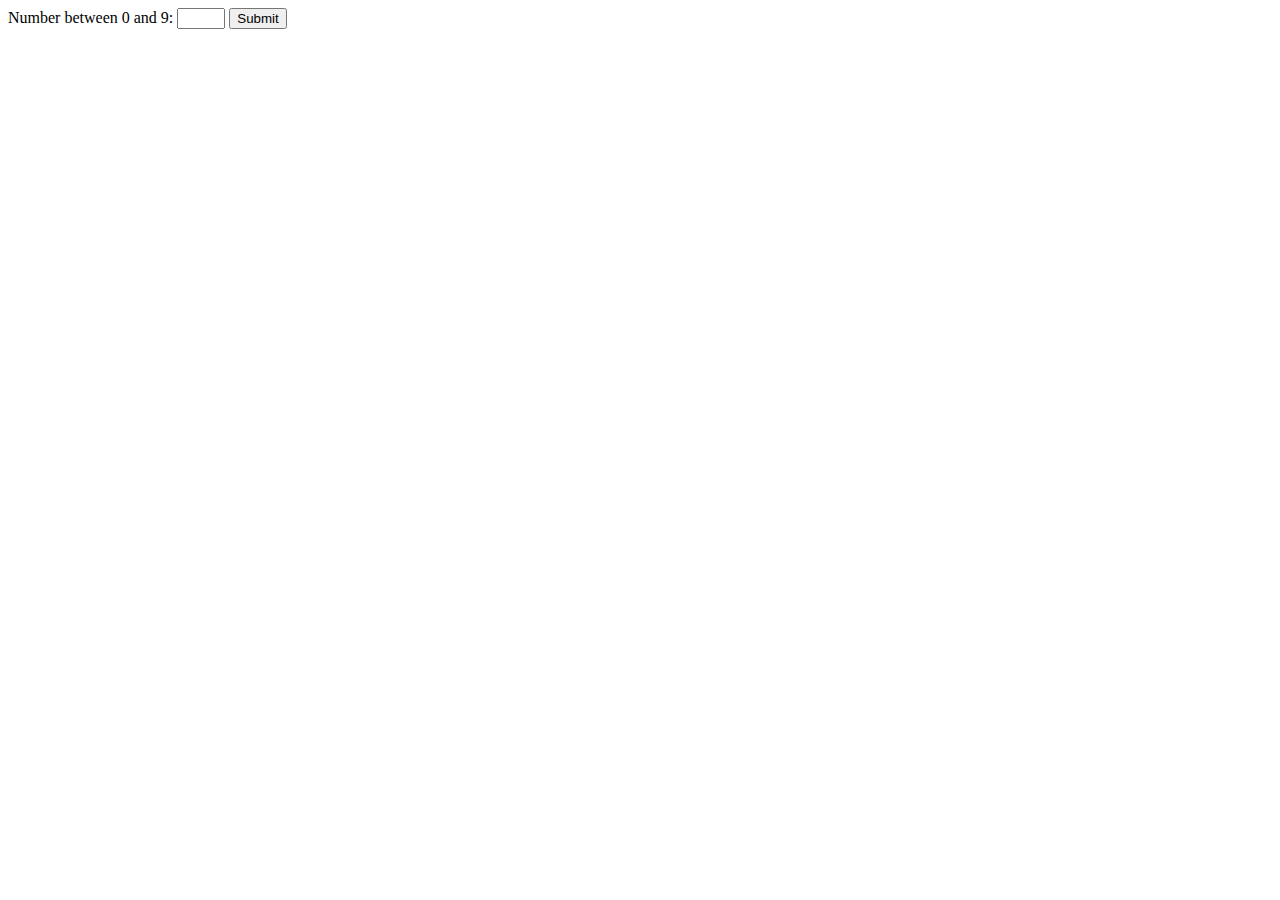
<file: pick.html>
<!DOCTYPE html>
<html>
   <body>
      <form action="/log.php">
         Number between 0 and 9: <input type="number" name="pick" min="1" max="9">
         <input type="submit">
      </form>
   </body>
</html>
</file>
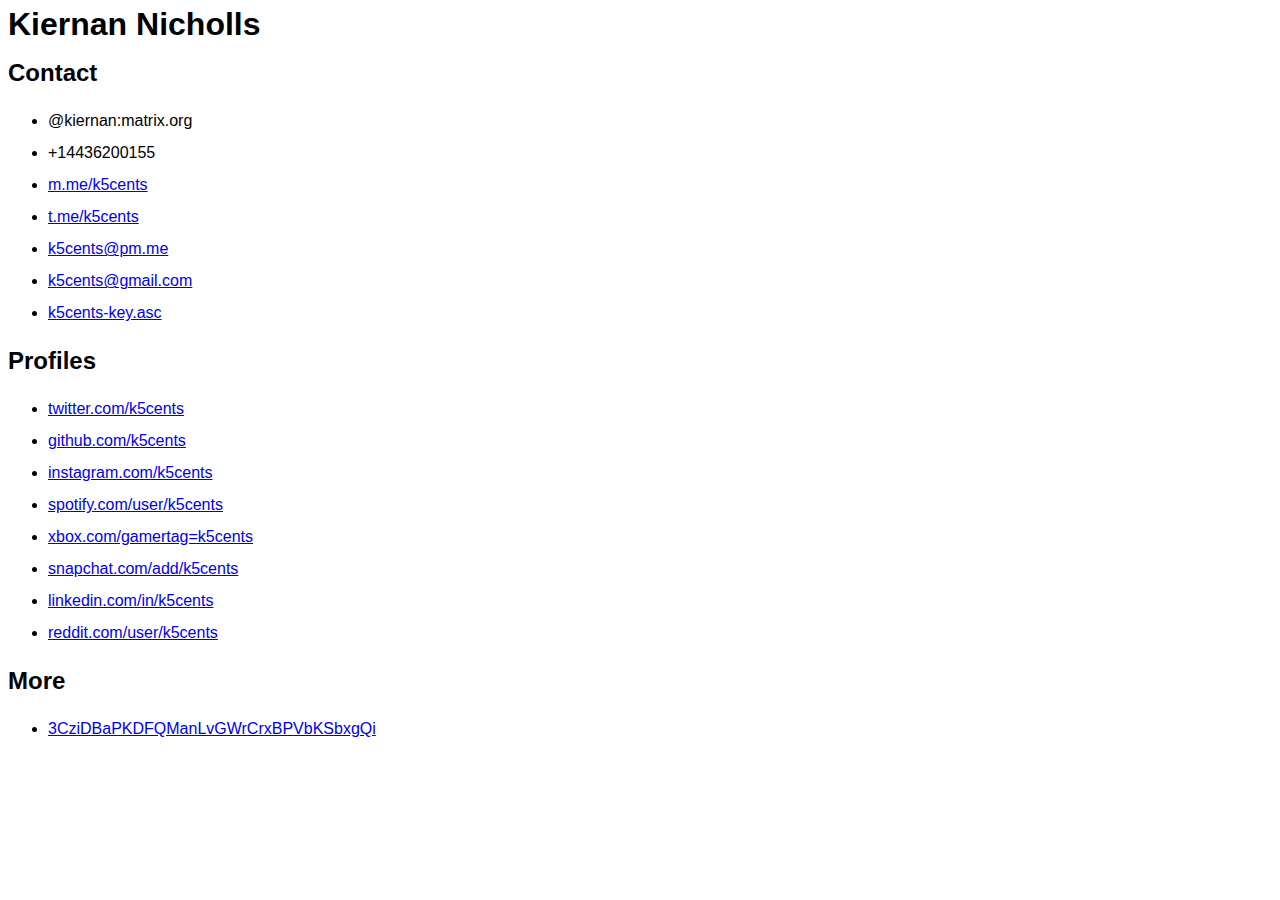
<file: home/best.html>
<html lang="en">
<head>
    <meta charset="utf-8">
    <meta name="viewport" content="width=device-width, initial-scale=1">
    <title>Kiernan Nicholls</title>
    <style>
        body{
         margin:0em auto;
         padding:0.50em;
         font:1em/2 sans-serif;
         }
         h1,h2,h3 {
         line-height:1;
         }
         @media print{
         body{
         max-width:none
         }
         }
    </style>
    <link rel="icon" href="https://k5cents.com/home/images/favicon.png">
</head>
<body>
    <article>
        <header>
            <h1>Kiernan Nicholls</h1>
        </header>
        <h2>Contact</h2>
        <ul>
            <li>@kiernan:matrix.org</li>
            <li>+14436200155</li>
            <li><a href="https://m.me/k5cents">m.me/k5cents</a></li>
            <li><a href="https://t.me/k5cents">t.me/k5cents</a></li>
            <li><a href="mailto:k5cents@pm.me">k5cents@pm.me</a></li>
            <li><a href="mailto:k5cents@gmail.com">k5cents@gmail.com</a></li>
            <li><a href="https://k5cents.com/home/k5cents-key.asc">k5cents-key.asc</a></li>
        </ul>
        <h2>Profiles</h2>
        <ul>
            <li><a href="https://twitter.com/k5cents">twitter.com/k5cents</a></li>
            <li><a href="https://github.com/k5cents/">github.com/k5cents</a></li>
            <li><a href="https://www.instagram.com/kj5cents/">instagram.com/k5cents</a></li>
            <li><a href="https://play.spotify.com/user/1299022109">spotify.com/user/k5cents</a></li>
            <li><a href="https://account.xbox.com/en-us/Profile?Gamertag=K5cents">xbox.com/gamertag=k5cents</a></li>
            <li><a href="https://www.snapchat.com/add/k5cents">snapchat.com/add/k5cents</a></li>
            <li><a href="https://www.linkedin.com/in/k5cents/">linkedin.com/in/k5cents</a></li>
            <li><a href="https://reddit.com/user/k5cents">reddit.com/user/k5cents</a></li>
        </ul>
        <h2>More</h2>
        <ul>
            <li><a href="bitcoin:3CziDBaPKDFQManLvGWrCrxBPVbKSbxgQi">3CziDBaPKDFQManLvGWrCrxBPVbKSbxgQi</a></li>
        </ul>
    </article>

</body>

</html>
</file>
